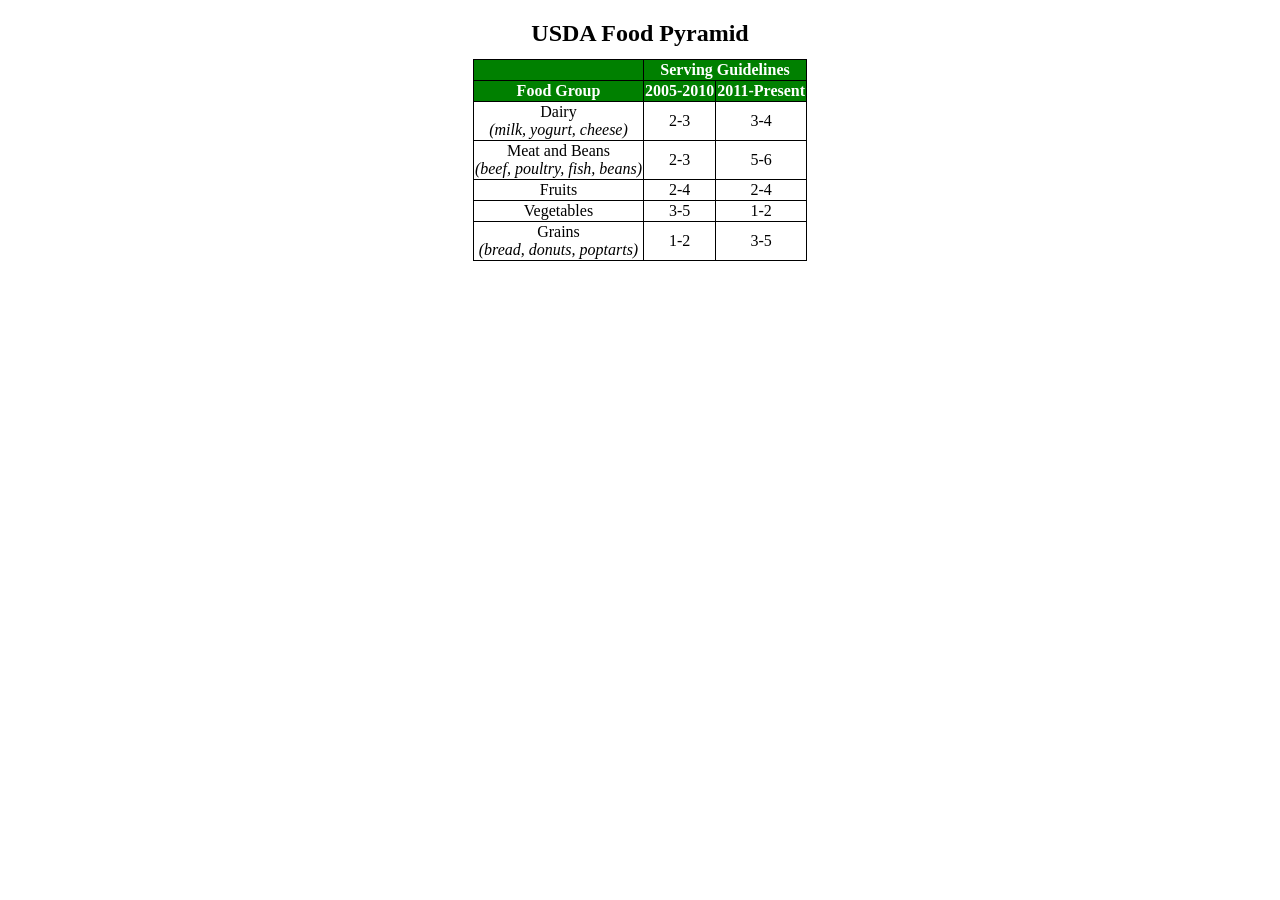
<file: foodpyramid.html>
<!doctype html>
<html lang="en">
  <head>
    <meta charset="UTF-8" />
    <meta name="viewport" content="width=device-width, initial-scale=1.0" />
    <title>Food Pyramid</title>
    <style>
      table {
        border-collapse: collapse;
        border: 1px solid black;
        margin: 0 auto;
      }

      th {
        border: 1px solid black;
        background-color: green;
        color: white;
      }

      td {
        border: 1px solid black;
        text-align: center;
      }

      caption {
        font-size: 1.5em;
        font-weight: bold;
        margin: 0.5em;
      }
    </style>
  </head>
  <body>
    <table>
      <caption>
        USDA Food Pyramid
      </caption>
      <thead>
        <tr>
          <th></th>
          <th colspan="2">Serving Guidelines</th>
        </tr>
        <tr>
          <th>Food Group</th>
          <th>2005-2010</th>
          <th>2011-Present</th>
        </tr>
      </thead>
      <tbody>
        <tr>
          <td>Dairy <br /><i>(milk, yogurt, cheese)</i></td>
          <td>2-3</td>
          <td>3-4</td>
        </tr>
        <tr>
          <td>Meat and Beans <br /><i>(beef, poultry, fish, beans)</i></td>
          <td>2-3</td>
          <td>5-6</td>
        </tr>
        <tr>
          <td>Fruits</td>
          <td>2-4</td>
          <td>2-4</td>
        </tr>
        <tr>
          <td>Vegetables</td>
          <td>3-5</td>
          <td>1-2</td>
        </tr>
        <tr>
          <td>Grains <br /><i>(bread, donuts, poptarts)</i></td>
          <td>1-2</td>
          <td>3-5</td>
        </tr>
      </tbody>
    </table>
  </body>
</html>
</file>
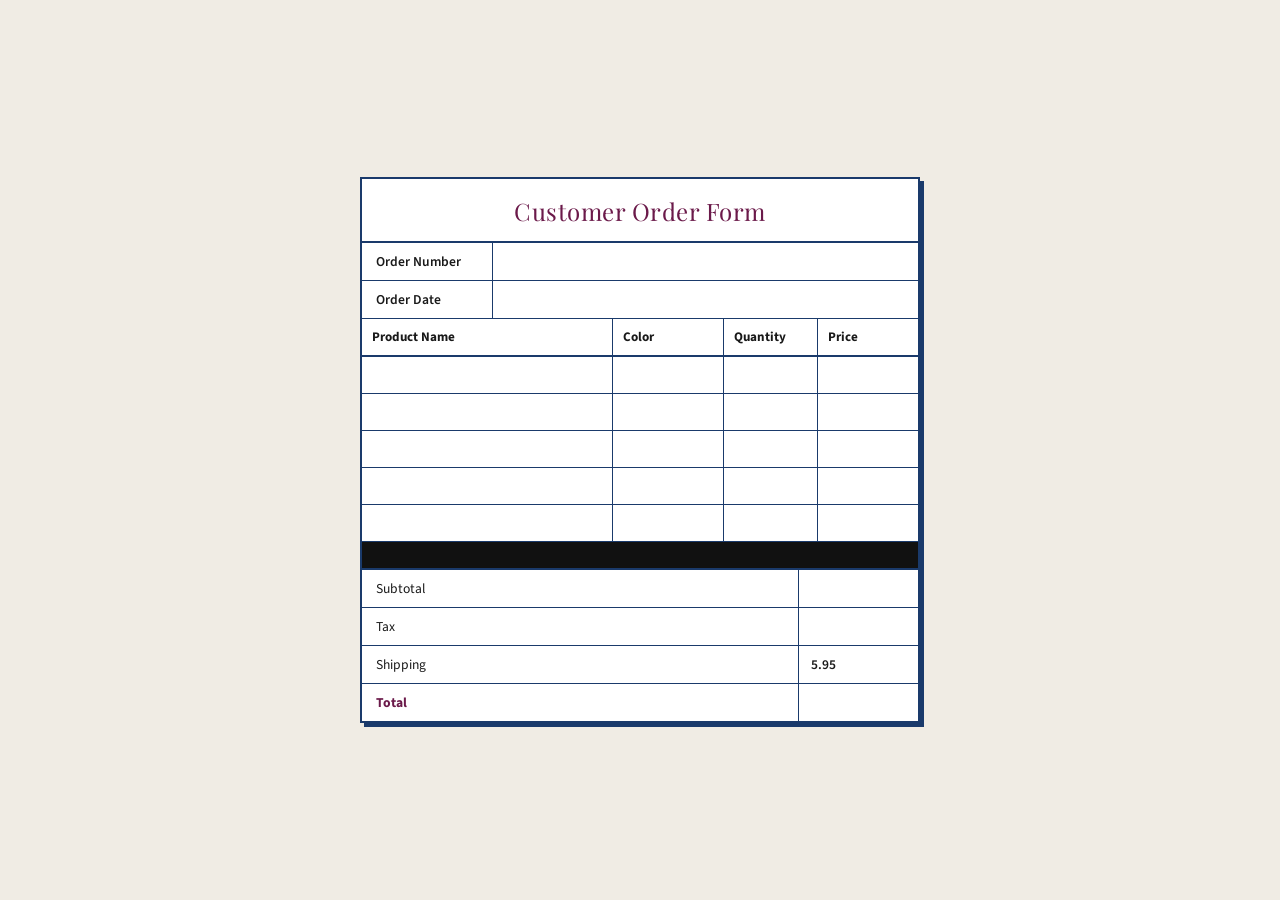
<file: invoiceform.html>
<!doctype html>
<html lang="en">
  <head>
    <meta charset="UTF-8" />
    <meta name="viewport" content="width=device-width, initial-scale=1.0" />
    <title>Customer Order Form</title>
    <link
      href="https://fonts.googleapis.com/css2?family=Playfair+Display:wght@600&family=Source+Sans+3:wght@400;600&display=swap"
      rel="stylesheet"
    />
    <style>
      *,
      *::before,
      *::after {
        box-sizing: border-box;
        margin: 0;
        padding: 0;
      }

      body {
        background: #f0ece4;
        font-family: "Source Sans 3", sans-serif;
        display: flex;
        justify-content: center;
        align-items: center;
        min-height: 100vh;
        padding: 40px 20px;
      }

      .form-wrapper {
        background: #fff;
        border: 2px solid #1a3a6b;
        width: 100%;
        max-width: 560px;
        box-shadow: 4px 4px 0 #1a3a6b;
      }

      .form-title {
        font-family: "Playfair Display", serif;
        color: #6b1a4a;
        text-align: center;
        font-size: 1.5rem;
        padding: 16px 20px 14px;
        border-bottom: 2px solid #1a3a6b;
        letter-spacing: 0.02em;
      }

      .field-row {
        display: flex;
        align-items: stretch;
        border-bottom: 1px solid #1a3a6b;
      }

      .field-row label {
        font-size: 0.85rem;
        font-weight: 600;
        color: #1a1a1a;
        padding: 9px 14px;
        min-width: 130px;
        display: flex;
        align-items: center;
      }

      .field-row input[type="text"] {
        flex: 1;
        border: none;
        border-left: 1px solid #1a3a6b;
        padding: 9px 12px;
        font-family: "Source Sans 3", sans-serif;
        font-size: 0.85rem;
        outline: none;
        background: transparent;
      }

      .field-row input[type="text"]:focus {
        background: #f5f8ff;
      }

      /* Product table */
      .product-table {
        width: 100%;
        border-collapse: collapse;
      }

      .product-table thead tr {
        border-bottom: 2px solid #1a3a6b;
      }

      .product-table th {
        font-family: "Source Sans 3", sans-serif;
        font-size: 0.82rem;
        font-weight: 700;
        color: #1a1a1a;
        padding: 9px 10px;
        text-align: left;
        border-right: 1px solid #1a3a6b;
      }

      .product-table th:last-child {
        border-right: none;
      }

      .product-table td {
        border-right: 1px solid #1a3a6b;
        border-bottom: 1px solid #1a3a6b;
        padding: 0;
      }

      .product-table td:last-child {
        border-right: none;
      }

      .product-table td input {
        width: 100%;
        border: none;
        padding: 9px 10px;
        font-family: "Source Sans 3", sans-serif;
        font-size: 0.82rem;
        outline: none;
        background: transparent;
      }

      .product-table td input:focus {
        background: #f5f8ff;
      }

      .col-name {
        width: 45%;
      }
      .col-color {
        width: 20%;
      }
      .col-qty {
        width: 17%;
      }
      .col-price {
        width: 18%;
      }

      /* Redacted / black bar row */
      .redacted-row td {
        background: #111;
        height: 28px;
        border-bottom: 2px solid #1a3a6b;
      }

      /* Summary rows */
      .summary-row {
        display: flex;
        align-items: stretch;
        border-bottom: 1px solid #1a3a6b;
      }

      .summary-row:last-child {
        border-bottom: none;
      }

      .summary-label {
        flex: 1;
        font-size: 0.85rem;
        font-weight: 400;
        color: #1a1a1a;
        padding: 9px 14px;
      }

      .summary-label.total {
        font-weight: 700;
        color: #6b1a4a;
      }

      .summary-value {
        width: 120px;
        border-left: 1px solid #1a3a6b;
        padding: 9px 12px;
        font-size: 0.85rem;
        font-weight: 600;
        color: #1a1a1a;
      }

      .summary-input {
        width: 120px;
        border-left: 1px solid #1a3a6b;
        padding: 0;
      }

      .summary-input input {
        width: 100%;
        height: 100%;
        border: none;
        padding: 9px 12px;
        font-family: "Source Sans 3", sans-serif;
        font-size: 0.85rem;
        font-weight: 600;
        outline: none;
        background: transparent;
      }

      .summary-input input:focus {
        background: #f5f8ff;
      }
    </style>
  </head>
  <body>
    <div class="form-wrapper">
      <div class="form-title">Customer Order Form</div>

      <!-- Order Number -->
      <div class="field-row">
        <label>Order Number</label>
        <input type="text" placeholder="" />
      </div>

      <!-- Order Date -->
      <div class="field-row">
        <label>Order Date</label>
        <input type="text" placeholder="" />
      </div>

      <!-- Product Table -->
      <table class="product-table">
        <thead>
          <tr>
            <th class="col-name">Product Name</th>
            <th class="col-color">Color</th>
            <th class="col-qty">Quantity</th>
            <th class="col-price">Price</th>
          </tr>
        </thead>
        <tbody>
          <tr>
            <td><input type="text" /></td>
            <td><input type="text" /></td>
            <td><input type="text" /></td>
            <td><input type="text" /></td>
          </tr>
          <tr>
            <td><input type="text" /></td>
            <td><input type="text" /></td>
            <td><input type="text" /></td>
            <td><input type="text" /></td>
          </tr>
          <tr>
            <td><input type="text" /></td>
            <td><input type="text" /></td>
            <td><input type="text" /></td>
            <td><input type="text" /></td>
          </tr>
          <tr>
            <td><input type="text" /></td>
            <td><input type="text" /></td>
            <td><input type="text" /></td>
            <td><input type="text" /></td>
          </tr>
          <tr>
            <td><input type="text" /></td>
            <td><input type="text" /></td>
            <td><input type="text" /></td>
            <td><input type="text" /></td>
          </tr>
          <!-- Redacted / black bar -->
          <tr class="redacted-row">
            <td colspan="4"></td>
          </tr>
        </tbody>
      </table>

      <!-- Summary -->
      <div class="summary-row">
        <span class="summary-label">Subtotal</span>
        <div class="summary-input"><input type="text" /></div>
      </div>
      <div class="summary-row">
        <span class="summary-label">Tax</span>
        <div class="summary-input"><input type="text" /></div>
      </div>
      <div class="summary-row">
        <span class="summary-label">Shipping</span>
        <span class="summary-value">5.95</span>
      </div>
      <div class="summary-row">
        <span class="summary-label total">Total</span>
        <div class="summary-input"><input type="text" /></div>
      </div>
    </div>
  </body>
</html>
</file>
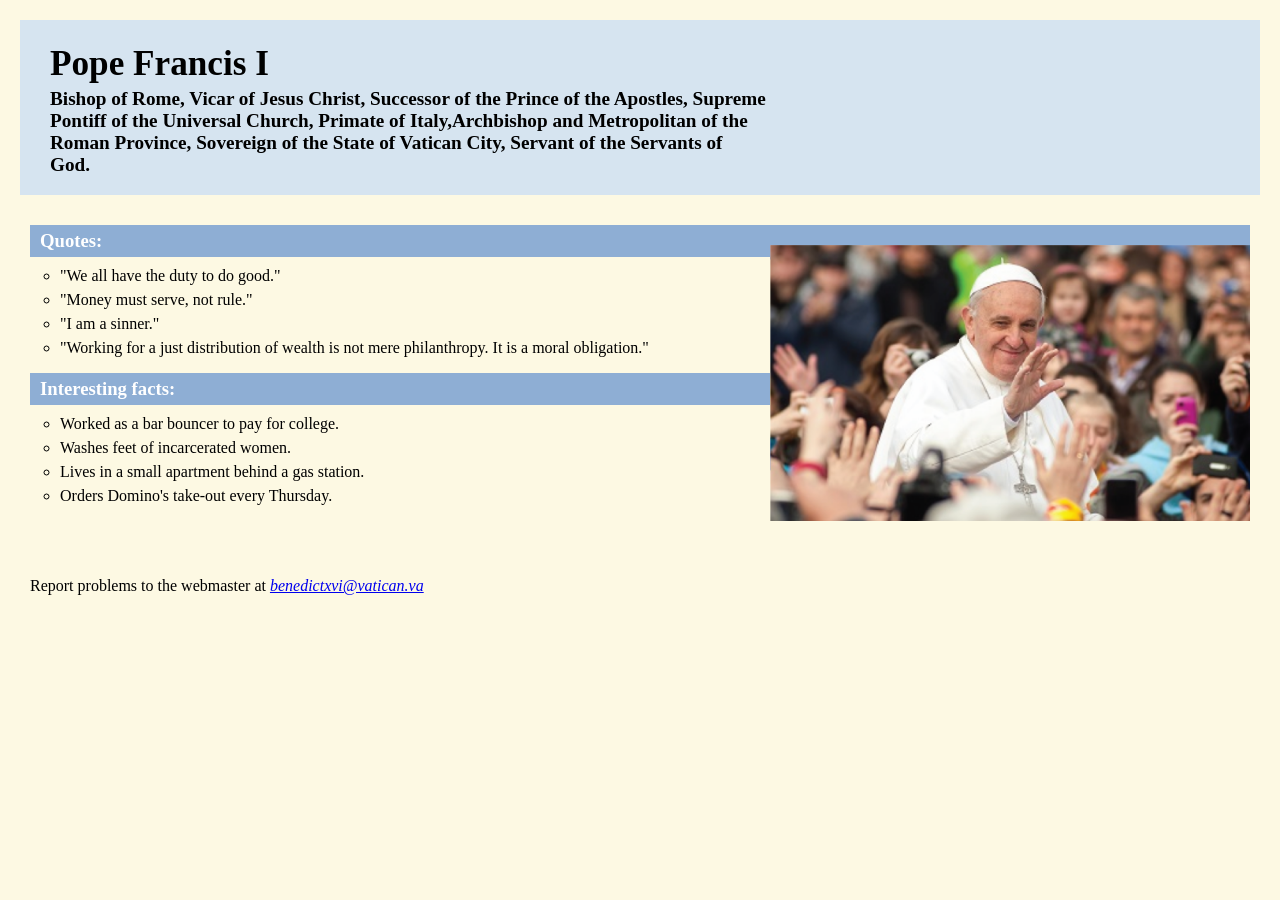
<file: pope.html>
<!doctype html>
<html lang="en">
  <head>
    <meta charset="UTF-8" />
    <title>Pope Francis</title>
    <style>
      body {
        font-family: Georgia, serif;
        margin: 0;
        background: #fdf9e3;
      }

      header {
        background-color: #d6e4f0;
        padding: 20px 30px 15px 30px;
        margin: 20px;
      }

      header * {
        margin: 4px 0;
      }

      header h1 {
        font-size: 2.2em;
      }

      header h2 {
        font-size: 1.2em;
        font-weight: bold;
        font-family: Georgia, serif;
      }

      article {
        background-color: #fdf9e3;
        padding: 10px 30px 20px 30px;
        overflow: hidden;
      }

      aside {
        float: right;
        margin: 20px 0 10px 20px;
      }

      aside figure {
        margin: 0;
      }

      aside figure img {
        width: 480px;
        display: block;
      }

      section {
        margin-bottom: 10px;
      }

      section h3 {
        background-color: #8eaed4;
        color: #fff;
        font-style: normal;
        padding: 5px 10px;
        margin: 0 0 10px 0;
        display: block;
      }

      ul {
        list-style-type: circle;
        padding-left: 30px;
        margin-top: 5px;
      }

      ul li {
        margin-bottom: 6px;
      }

      footer {
        clear: both;
        padding: 10px 30px;
        background-color: #fdf9e3;
      }

      footer a {
        font-style: italic;
      }
    </style>
  </head>
  <body>
    <header>
      <h1>Pope Francis I</h1>
      <h2>
        Bishop of Rome, Vicar of Jesus Christ, Successor of the Prince of the
        Apostles, Supreme <br />Pontiff of the Universal Church, Primate of
        Italy,Archbishop and Metropolitan of the <br />Roman Province, Sovereign
        of the State of Vatican City, Servant of the Servants of <br />God.
      </h2>
    </header>

    <article>
      <aside>
        <figure>
          <img src="popefrancis.png" alt="Pope Francis waving to crowd" />
        </figure>
      </aside>

      <section>
        <h3>Quotes:</h3>
        <ul>
          <li>"We all have the duty to do good."</li>
          <li>"Money must serve, not rule."</li>
          <li>"I am a sinner."</li>
          <li>
            "Working for a just distribution of wealth is not mere philanthropy.
            It is a moral obligation."
          </li>
        </ul>
      </section>

      <section>
        <h3>Interesting facts:</h3>
        <ul>
          <li>Worked as a bar bouncer to pay for college.</li>
          <li>Washes feet of incarcerated women.</li>
          <li>Lives in a small apartment behind a gas station.</li>
          <li>Orders Domino's take-out every Thursday.</li>
        </ul>
      </section>
    </article>

    <footer>
      <p>
        Report problems to the webmaster at
        <a href="mailto:benedictxvi@vatican.va">benedictxvi@vatican.va</a>
      </p>
    </footer>
  </body>
</html>
</file>
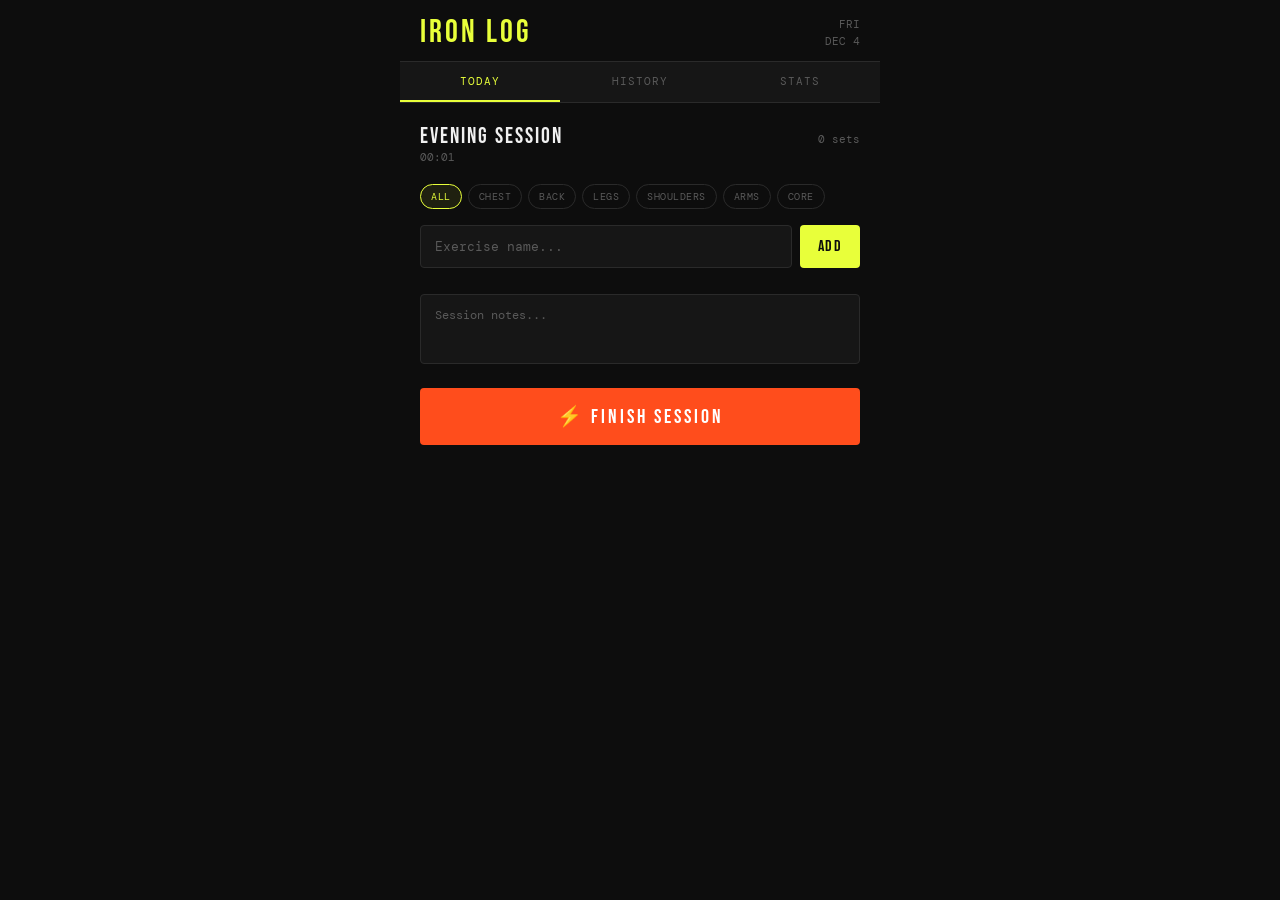
<file: Disbro Final Project/project.html>
<!doctype html>
<html lang="en">
  <head>
    <meta charset="UTF-8" />
    <meta
      name="viewport"
      content="width=device-width, initial-scale=1.0, maximum-scale=1.0, user-scalable=no"
    />
    <title>IRON LOG</title>
    <link rel="preconnect" href="https://fonts.googleapis.com" />
    <link
      href="https://fonts.googleapis.com/css2?family=Bebas+Neue&family=DM+Mono:wght@400;500&display=swap"
      rel="stylesheet"
    />
    <style>
      :root {
        --bg: #0d0d0d;
        --surface: #161616;
        --surface2: #1f1f1f;
        --border: #2a2a2a;
        --accent: #e8ff3a;
        --accent2: #ff4d1c;
        --text: #f0f0f0;
        --muted: #5a5a5a;
        --success: #3aff8a;
        --radius: 4px;
      }

      * {
        box-sizing: border-box;
        margin: 0;
        padding: 0;
        -webkit-tap-highlight-color: transparent;
      }

      body {
        background: var(--bg);
        color: var(--text);
        font-family: "DM Mono", monospace;
        font-size: 13px;
        min-height: 100dvh;
        max-width: 480px;
        margin: 0 auto;
        overflow-x: hidden;
      }

      /* ── HEADER ── */
      header {
        background: var(--bg);
        border-bottom: 1px solid var(--border);
        padding: 16px 20px 12px;
        position: sticky;
        top: 0;
        z-index: 50;
        display: flex;
        align-items: center;
        justify-content: space-between;
      }

      .logo {
        font-family: "Bebas Neue", sans-serif;
        font-size: 32px;
        letter-spacing: 3px;
        color: var(--accent);
        line-height: 1;
      }

      .header-date {
        color: var(--muted);
        font-size: 11px;
        text-align: right;
        line-height: 1.5;
      }

      /* ── NAV TABS ── */
      .tabs {
        display: flex;
        border-bottom: 1px solid var(--border);
        background: var(--surface);
      }

      .tab {
        flex: 1;
        padding: 12px 8px;
        text-align: center;
        font-family: "DM Mono", monospace;
        font-size: 11px;
        letter-spacing: 1px;
        text-transform: uppercase;
        color: var(--muted);
        background: none;
        border: none;
        cursor: pointer;
        transition: all 0.15s;
        border-bottom: 2px solid transparent;
      }
      .tab.active {
        color: var(--accent);
        border-bottom-color: var(--accent);
      }
      .tab:active {
        background: var(--surface2);
      }

      /* ── PAGES ── */
      .page {
        display: none;
        padding: 20px;
      }
      .page.active {
        display: block;
      }

      /* ── TODAY PAGE ── */
      .session-header {
        display: flex;
        align-items: baseline;
        justify-content: space-between;
        margin-bottom: 20px;
      }

      .session-title {
        font-family: "Bebas Neue", sans-serif;
        font-size: 22px;
        letter-spacing: 2px;
        color: var(--text);
      }

      .session-meta {
        font-size: 11px;
        color: var(--muted);
      }

      /* ── EXERCISE CARD ── */
      .exercise-card {
        background: var(--surface);
        border: 1px solid var(--border);
        border-radius: var(--radius);
        margin-bottom: 12px;
        overflow: hidden;
        animation: slideIn 0.2s ease;
      }

      @keyframes slideIn {
        from {
          opacity: 0;
          transform: translateY(8px);
        }
        to {
          opacity: 1;
          transform: translateY(0);
        }
      }

      .exercise-head {
        display: flex;
        align-items: center;
        justify-content: space-between;
        padding: 12px 14px;
        cursor: pointer;
        background: var(--surface);
        border-bottom: 1px solid var(--border);
      }

      .exercise-name {
        font-family: "Bebas Neue", sans-serif;
        font-size: 18px;
        letter-spacing: 1.5px;
        color: var(--text);
      }

      .exercise-badge {
        font-size: 10px;
        color: var(--muted);
        letter-spacing: 0.5px;
      }

      .ex-actions {
        display: flex;
        gap: 8px;
        align-items: center;
      }

      .btn-icon {
        background: none;
        border: none;
        cursor: pointer;
        padding: 4px;
        color: var(--muted);
        font-size: 16px;
        line-height: 1;
        transition: color 0.15s;
        border-radius: 2px;
      }
      .btn-icon:hover {
        color: var(--accent2);
      }

      /* ── SETS TABLE ── */
      .sets-area {
        padding: 10px 14px 14px;
      }

      .sets-header {
        display: grid;
        grid-template-columns: 30px 1fr 1fr 60px;
        gap: 8px;
        padding: 4px 0 8px;
        color: var(--muted);
        font-size: 10px;
        letter-spacing: 1px;
        text-transform: uppercase;
        border-bottom: 1px solid var(--border);
        margin-bottom: 8px;
      }

      .set-row {
        display: grid;
        grid-template-columns: 30px 1fr 1fr 60px;
        gap: 8px;
        align-items: center;
        padding: 6px 0;
        border-bottom: 1px solid #1a1a1a;
        animation: slideIn 0.15s ease;
      }

      .set-num {
        font-size: 11px;
        color: var(--muted);
        text-align: center;
      }

      .set-input {
        background: var(--surface2);
        border: 1px solid var(--border);
        border-radius: var(--radius);
        color: var(--text);
        font-family: "DM Mono", monospace;
        font-size: 14px;
        padding: 7px 8px;
        width: 100%;
        text-align: center;
        transition: border-color 0.15s;
      }
      .set-input:focus {
        outline: none;
        border-color: var(--accent);
      }
      .set-input::placeholder {
        color: var(--muted);
      }

      .set-done {
        width: 28px;
        height: 28px;
        border-radius: 50%;
        border: 2px solid var(--border);
        background: none;
        cursor: pointer;
        display: flex;
        align-items: center;
        justify-content: center;
        margin: 0 auto;
        transition: all 0.15s;
        font-size: 13px;
        color: transparent;
      }
      .set-done.completed {
        background: var(--success);
        border-color: var(--success);
        color: #0d0d0d;
      }

      .add-set-btn {
        display: flex;
        align-items: center;
        gap: 6px;
        margin-top: 10px;
        background: none;
        border: 1px dashed var(--border);
        border-radius: var(--radius);
        color: var(--muted);
        font-family: "DM Mono", monospace;
        font-size: 11px;
        letter-spacing: 0.5px;
        padding: 8px 12px;
        cursor: pointer;
        width: 100%;
        transition: all 0.15s;
      }
      .add-set-btn:active {
        border-color: var(--accent);
        color: var(--accent);
      }

      /* ── ADD EXERCISE ── */
      .add-exercise-section {
        margin-top: 16px;
      }

      .input-row {
        display: flex;
        gap: 8px;
        margin-bottom: 10px;
      }

      .text-input {
        flex: 1;
        background: var(--surface);
        border: 1px solid var(--border);
        border-radius: var(--radius);
        color: var(--text);
        font-family: "DM Mono", monospace;
        font-size: 13px;
        padding: 12px 14px;
        transition: border-color 0.15s;
      }
      .text-input:focus {
        outline: none;
        border-color: var(--accent);
      }
      .text-input::placeholder {
        color: var(--muted);
      }

      .btn-primary {
        background: var(--accent);
        color: #0d0d0d;
        border: none;
        border-radius: var(--radius);
        font-family: "Bebas Neue", sans-serif;
        font-size: 16px;
        letter-spacing: 1.5px;
        padding: 12px 18px;
        cursor: pointer;
        white-space: nowrap;
        transition: opacity 0.15s;
        flex-shrink: 0;
      }
      .btn-primary:active {
        opacity: 0.8;
      }

      .muscle-chips {
        display: flex;
        flex-wrap: wrap;
        gap: 6px;
        margin-bottom: 16px;
      }

      .chip {
        font-size: 10px;
        letter-spacing: 0.5px;
        text-transform: uppercase;
        padding: 5px 10px;
        border-radius: 20px;
        border: 1px solid var(--border);
        color: var(--muted);
        cursor: pointer;
        background: none;
        transition: all 0.15s;
        font-family: "DM Mono", monospace;
      }
      .chip.active {
        border-color: var(--accent);
        color: var(--accent);
        background: rgba(232, 255, 58, 0.08);
      }

      /* ── NOTES ── */
      .notes-input {
        width: 100%;
        background: var(--surface);
        border: 1px solid var(--border);
        border-radius: var(--radius);
        color: var(--text);
        font-family: "DM Mono", monospace;
        font-size: 12px;
        padding: 12px 14px;
        resize: none;
        height: 70px;
        margin-top: 16px;
        margin-bottom: 20px;
      }
      .notes-input:focus {
        outline: none;
        border-color: var(--accent);
      }
      .notes-input::placeholder {
        color: var(--muted);
      }

      /* ── FINISH BTN ── */
      .finish-btn {
        width: 100%;
        background: var(--accent2);
        color: #fff;
        border: none;
        border-radius: var(--radius);
        font-family: "Bebas Neue", sans-serif;
        font-size: 20px;
        letter-spacing: 3px;
        padding: 16px;
        cursor: pointer;
        transition: opacity 0.15s;
        margin-bottom: 32px;
      }
      .finish-btn:active {
        opacity: 0.85;
      }

      /* ── HISTORY PAGE ── */
      .section-label {
        font-size: 10px;
        letter-spacing: 2px;
        text-transform: uppercase;
        color: var(--muted);
        margin-bottom: 12px;
        padding-bottom: 6px;
        border-bottom: 1px solid var(--border);
      }

      .history-card {
        background: var(--surface);
        border: 1px solid var(--border);
        border-radius: var(--radius);
        padding: 14px;
        margin-bottom: 10px;
        cursor: pointer;
        transition: border-color 0.15s;
      }
      .history-card:active {
        border-color: var(--accent);
      }

      .history-top {
        display: flex;
        justify-content: space-between;
        align-items: baseline;
        margin-bottom: 8px;
      }

      .history-date {
        font-family: "Bebas Neue", sans-serif;
        font-size: 16px;
        letter-spacing: 1.5px;
      }

      .history-duration {
        font-size: 11px;
        color: var(--success);
      }

      .history-exercises {
        font-size: 11px;
        color: var(--muted);
        line-height: 1.7;
      }

      .empty-state {
        text-align: center;
        padding: 60px 20px;
        color: var(--muted);
      }
      .empty-state .big {
        font-family: "Bebas Neue", sans-serif;
        font-size: 48px;
        color: var(--border);
        display: block;
        margin-bottom: 8px;
      }

      /* ── STATS PAGE ── */
      .stats-grid {
        display: grid;
        grid-template-columns: 1fr 1fr;
        gap: 10px;
        margin-bottom: 20px;
      }

      .stat-box {
        background: var(--surface);
        border: 1px solid var(--border);
        border-radius: var(--radius);
        padding: 16px 14px;
      }

      .stat-val {
        font-family: "Bebas Neue", sans-serif;
        font-size: 36px;
        line-height: 1;
        color: var(--accent);
        margin-bottom: 4px;
      }

      .stat-label {
        font-size: 10px;
        letter-spacing: 1px;
        text-transform: uppercase;
        color: var(--muted);
      }

      .pb-item {
        display: flex;
        justify-content: space-between;
        align-items: center;
        padding: 10px 0;
        border-bottom: 1px solid var(--border);
      }
      .pb-item:last-child {
        border-bottom: none;
      }
      .pb-name {
        font-size: 12px;
      }
      .pb-val {
        font-family: "Bebas Neue", sans-serif;
        font-size: 18px;
        color: var(--accent2);
        letter-spacing: 1px;
      }

      /* ── MODAL (session complete) ── */
      .modal-overlay {
        display: none;
        position: fixed;
        inset: 0;
        background: rgba(0, 0, 0, 0.85);
        z-index: 100;
        align-items: center;
        justify-content: center;
      }
      .modal-overlay.open {
        display: flex;
      }

      .modal {
        background: var(--surface);
        border: 1px solid var(--border);
        border-radius: var(--radius);
        padding: 32px 24px;
        margin: 20px;
        text-align: center;
        animation: popIn 0.2s ease;
      }
      @keyframes popIn {
        from {
          transform: scale(0.9);
          opacity: 0;
        }
        to {
          transform: scale(1);
          opacity: 1;
        }
      }

      .modal-icon {
        font-size: 48px;
        margin-bottom: 12px;
      }
      .modal-title {
        font-family: "Bebas Neue", sans-serif;
        font-size: 32px;
        letter-spacing: 3px;
        color: var(--accent);
        margin-bottom: 8px;
      }
      .modal-sub {
        color: var(--muted);
        font-size: 12px;
        line-height: 1.6;
        margin-bottom: 24px;
      }

      .modal-btn {
        background: var(--accent);
        color: #0d0d0d;
        border: none;
        border-radius: var(--radius);
        font-family: "Bebas Neue", sans-serif;
        font-size: 18px;
        letter-spacing: 2px;
        padding: 14px 28px;
        cursor: pointer;
        width: 100%;
      }

      /* ── TIMER ── */
      .rest-timer {
        position: fixed;
        bottom: 0;
        left: 50%;
        transform: translateX(-50%);
        width: 100%;
        max-width: 480px;
        background: var(--surface2);
        border-top: 2px solid var(--accent);
        padding: 10px 20px;
        display: none;
        align-items: center;
        justify-content: space-between;
        z-index: 40;
      }
      .rest-timer.visible {
        display: flex;
      }
      .timer-label {
        font-size: 10px;
        color: var(--muted);
        letter-spacing: 1px;
        text-transform: uppercase;
      }
      .timer-val {
        font-family: "Bebas Neue", sans-serif;
        font-size: 28px;
        color: var(--accent);
        letter-spacing: 2px;
      }
      .timer-close {
        background: none;
        border: none;
        color: var(--muted);
        font-size: 18px;
        cursor: pointer;
        padding: 4px 8px;
      }

      /* ── SCROLLBAR ── */
      ::-webkit-scrollbar {
        width: 4px;
      }
      ::-webkit-scrollbar-track {
        background: var(--bg);
      }
      ::-webkit-scrollbar-thumb {
        background: var(--border);
        border-radius: 2px;
      }

      input[type="number"]::-webkit-inner-spin-button,
      input[type="number"]::-webkit-outer-spin-button {
        -webkit-appearance: none;
      }
    </style>
  </head>
  <body>
    <!-- HEADER -->
    <header>
      <div class="logo">IRON LOG</div>
      <div class="header-date" id="headerDate"></div>
    </header>

    <!-- TABS -->
    <nav class="tabs">
      <button class="tab active" onclick="showPage('today')">TODAY</button>
      <button class="tab" onclick="showPage('history')">HISTORY</button>
      <button class="tab" onclick="showPage('stats')">STATS</button>
    </nav>

    <!-- TODAY PAGE -->
    <div class="page active" id="page-today">
      <div class="session-header">
        <div>
          <div class="session-title" id="sessionTitle">NEW SESSION</div>
          <div class="session-meta" id="sessionTimer">00:00</div>
        </div>
        <div class="session-meta" id="setCount">0 sets</div>
      </div>

      <div id="exerciseList"></div>

      <!-- Add exercise -->
      <div class="add-exercise-section">
        <div class="muscle-chips" id="muscleChips">
          <button class="chip active" onclick="selectMuscle(this)">All</button>
          <button class="chip" onclick="selectMuscle(this)">Chest</button>
          <button class="chip" onclick="selectMuscle(this)">Back</button>
          <button class="chip" onclick="selectMuscle(this)">Legs</button>
          <button class="chip" onclick="selectMuscle(this)">Shoulders</button>
          <button class="chip" onclick="selectMuscle(this)">Arms</button>
          <button class="chip" onclick="selectMuscle(this)">Core</button>
        </div>

        <div class="input-row">
          <input
            class="text-input"
            id="exerciseInput"
            type="text"
            placeholder="Exercise name..."
            autocomplete="off"
            list="exerciseSuggestions"
          />
          <datalist id="exerciseSuggestions"></datalist>
          <button class="btn-primary" onclick="addExercise()">ADD</button>
        </div>
      </div>

      <textarea
        class="notes-input"
        id="sessionNotes"
        placeholder="Session notes..."
      ></textarea>

      <button class="finish-btn" onclick="finishSession()">
        ⚡ FINISH SESSION
      </button>
    </div>

    <!-- HISTORY PAGE -->
    <div class="page" id="page-history">
      <div class="section-label">PAST SESSIONS</div>
      <div id="historyList"></div>
    </div>

    <!-- STATS PAGE -->
    <div class="page" id="page-stats">
      <div class="section-label">OVERVIEW</div>
      <div class="stats-grid">
        <div class="stat-box">
          <div class="stat-val" id="statSessions">0</div>
          <div class="stat-label">Sessions</div>
        </div>
        <div class="stat-box">
          <div class="stat-val" id="statSets">0</div>
          <div class="stat-label">Total Sets</div>
        </div>
        <div class="stat-box">
          <div class="stat-val" id="statVolume">0</div>
          <div class="stat-label">kg Volume</div>
        </div>
        <div class="stat-box">
          <div class="stat-val" id="statStreak">0</div>
          <div class="stat-label">Day Streak</div>
        </div>
      </div>
      <div class="section-label">PERSONAL BESTS (heaviest weight)</div>
      <div class="pb-list" id="pbList">
        <div
          style="
            color: var(--muted);
            font-size: 12px;
            padding: 20px 0;
            text-align: center;
          "
        >
          No data yet. Log some workouts!
        </div>
      </div>
    </div>

    <!-- REST TIMER -->
    <div class="rest-timer" id="restTimer">
      <div>
        <div class="timer-label">REST TIMER</div>
        <div class="timer-val" id="timerVal">1:30</div>
      </div>
      <button class="timer-close" onclick="stopTimer()">✕</button>
    </div>

    <!-- COMPLETE MODAL -->
    <div class="modal-overlay" id="completeModal">
      <div class="modal">
        <div class="modal-icon">🔥</div>
        <div class="modal-title">SESSION DONE</div>
        <div class="modal-sub" id="modalSummary"></div>
        <button class="modal-btn" onclick="closeModal()">BACK TO LOG</button>
      </div>
    </div>

    <script>
      // ── STATE ──
      let exercises = [];
      let sessionStart = Date.now();
      let sessionTimerInt;
      let restTimerInt;
      let restSecondsLeft = 0;
      let sessions = JSON.parse(
        localStorage.getItem("ironlog_sessions") || "[]",
      );

      const EXERCISE_DB = {
        Chest: [
          "Bench Press",
          "Incline Bench",
          "Decline Bench",
          "Dumbbell Fly",
          "Cable Fly",
          "Push Up",
          "Dip",
        ],
        Back: [
          "Deadlift",
          "Pull Up",
          "Lat Pulldown",
          "Seated Row",
          "Barbell Row",
          "T-Bar Row",
          "Face Pull",
        ],
        Legs: [
          "Squat",
          "Romanian Deadlift",
          "Leg Press",
          "Leg Curl",
          "Leg Extension",
          "Calf Raise",
          "Lunge",
          "Hack Squat",
        ],
        Shoulders: [
          "Overhead Press",
          "Lateral Raise",
          "Front Raise",
          "Rear Delt Fly",
          "Arnold Press",
          "Shrug",
        ],
        Arms: [
          "Barbell Curl",
          "Hammer Curl",
          "Tricep Pushdown",
          "Skull Crusher",
          "Preacher Curl",
          "Dips",
          "Overhead Tricep",
        ],
        Core: [
          "Plank",
          "Crunch",
          "Leg Raise",
          "Ab Wheel",
          "Cable Crunch",
          "Russian Twist",
          "Hanging Knee Raise",
        ],
      };

      let selectedMuscle = "All";

      // ── INIT ──
      function init() {
        const now = new Date();
        document.getElementById("headerDate").innerHTML =
          now.toLocaleDateString("en-US", { weekday: "short" }).toUpperCase() +
          "<br>" +
          now
            .toLocaleDateString("en-US", { month: "short", day: "numeric" })
            .toUpperCase();

        updateSessionTitle();
        startSessionTimer();
        updateSuggestions();
        renderHistory();
        renderStats();
      }

      function updateSessionTitle() {
        const h = new Date().getHours();
        let name =
          h < 12
            ? "MORNING SESSION"
            : h < 17
              ? "AFTERNOON SESSION"
              : "EVENING SESSION";
        document.getElementById("sessionTitle").textContent = name;
      }

      // ── PAGES ──
      function showPage(id) {
        document
          .querySelectorAll(".page")
          .forEach((p) => p.classList.remove("active"));
        document
          .querySelectorAll(".tab")
          .forEach((t) => t.classList.remove("active"));
        document.getElementById("page-" + id).classList.add("active");
        document
          .querySelectorAll(".tab")
          [["today", "history", "stats"].indexOf(id)].classList.add("active");
        if (id === "stats") renderStats();
        if (id === "history") renderHistory();
      }

      // ── MUSCLE FILTER ──
      function selectMuscle(el) {
        document
          .querySelectorAll(".chip")
          .forEach((c) => c.classList.remove("active"));
        el.classList.add("active");
        selectedMuscle = el.textContent;
        updateSuggestions();
      }

      function updateSuggestions() {
        const dl = document.getElementById("exerciseSuggestions");
        dl.innerHTML = "";
        const list =
          selectedMuscle === "All"
            ? Object.values(EXERCISE_DB).flat()
            : EXERCISE_DB[selectedMuscle] || [];
        list.forEach((ex) => {
          const opt = document.createElement("option");
          opt.value = ex;
          dl.appendChild(opt);
        });
      }

      // ── EXERCISES ──
      function addExercise() {
        const input = document.getElementById("exerciseInput");
        const name = input.value.trim();
        if (!name) return;
        const ex = { id: Date.now(), name, sets: [] };
        exercises.push(ex);
        input.value = "";
        renderExercises();
        updateSetCount();
      }

      function removeExercise(id) {
        exercises = exercises.filter((e) => e.id !== id);
        renderExercises();
        updateSetCount();
      }

      function renderExercises() {
        const list = document.getElementById("exerciseList");
        list.innerHTML = "";
        exercises.forEach((ex) => {
          const card = document.createElement("div");
          card.className = "exercise-card";
          card.id = "ex-" + ex.id;

          const completedSets = ex.sets.filter((s) => s.done).length;

          card.innerHTML = `
      <div class="exercise-head">
        <div>
          <div class="exercise-name">${ex.name}</div>
          <div class="exercise-badge">${ex.sets.length} SET${ex.sets.length !== 1 ? "S" : ""} · ${completedSets} DONE</div>
        </div>
        <div class="ex-actions">
          <button class="btn-icon" onclick="removeExercise(${ex.id})" title="Remove">✕</button>
        </div>
      </div>
      <div class="sets-area">
        <div class="sets-header">
          <div>#</div><div>KG</div><div>REPS</div><div>DONE</div>
        </div>
        <div id="sets-${ex.id}"></div>
        <button class="add-set-btn" onclick="addSet(${ex.id})">+ ADD SET</button>
      </div>
    `;
          list.appendChild(card);
          renderSets(ex);
        });
      }

      function renderSets(ex) {
        const container = document.getElementById("sets-" + ex.id);
        if (!container) return;
        container.innerHTML = "";
        ex.sets.forEach((set, i) => {
          const row = document.createElement("div");
          row.className = "set-row";
          row.innerHTML = `
      <div class="set-num">${i + 1}</div>
      <input class="set-input" type="number" inputmode="decimal" placeholder="—"
        value="${set.weight || ""}" onchange="updateSet(${ex.id}, ${i}, 'weight', this.value)">
      <input class="set-input" type="number" inputmode="numeric" placeholder="—"
        value="${set.reps || ""}" onchange="updateSet(${ex.id}, ${i}, 'reps', this.value)">
      <button class="set-done ${set.done ? "completed" : ""}" onclick="toggleSetDone(${ex.id}, ${i})">✓</button>
    `;
          container.appendChild(row);
        });
      }

      function addSet(exId) {
        const ex = exercises.find((e) => e.id === exId);
        if (!ex) return;
        const lastSet = ex.sets[ex.sets.length - 1];
        ex.sets.push({
          weight: lastSet ? lastSet.weight : "",
          reps: lastSet ? lastSet.reps : "",
          done: false,
        });
        renderSets(ex);
        updateSetCount();
        const badge = document.querySelector(`#ex-${exId} .exercise-badge`);
        if (badge)
          badge.textContent = `${ex.sets.length} SET${ex.sets.length !== 1 ? "S" : ""} · ${ex.sets.filter((s) => s.done).length} DONE`;
      }

      function updateSet(exId, idx, field, val) {
        const ex = exercises.find((e) => e.id === exId);
        if (ex && ex.sets[idx]) ex.sets[idx][field] = parseFloat(val) || val;
      }

      function toggleSetDone(exId, idx) {
        const ex = exercises.find((e) => e.id === exId);
        if (!ex || !ex.sets[idx]) return;
        ex.sets[idx].done = !ex.sets[idx].done;
        renderSets(ex);
        updateSetCount();
        const badge = document.querySelector(`#ex-${exId} .exercise-badge`);
        if (badge)
          badge.textContent = `${ex.sets.length} SET${ex.sets.length !== 1 ? "S" : ""} · ${ex.sets.filter((s) => s.done).length} DONE`;
        if (ex.sets[idx].done) startRestTimer(90);
      }

      function updateSetCount() {
        const total = exercises.reduce((n, e) => n + e.sets.length, 0);
        document.getElementById("setCount").textContent =
          total + " set" + (total !== 1 ? "s" : "");
      }

      // ── SESSION TIMER ──
      function startSessionTimer() {
        sessionTimerInt = setInterval(() => {
          const elapsed = Math.floor((Date.now() - sessionStart) / 1000);
          const m = Math.floor(elapsed / 60)
            .toString()
            .padStart(2, "0");
          const s = (elapsed % 60).toString().padStart(2, "0");
          document.getElementById("sessionTimer").textContent = m + ":" + s;
        }, 1000);
      }

      // ── REST TIMER ──
      function startRestTimer(seconds) {
        stopTimer();
        restSecondsLeft = seconds;
        updateTimerDisplay();
        document.getElementById("restTimer").classList.add("visible");
        restTimerInt = setInterval(() => {
          restSecondsLeft--;
          if (restSecondsLeft <= 0) {
            stopTimer();
            return;
          }
          updateTimerDisplay();
        }, 1000);
      }

      function updateTimerDisplay() {
        const m = Math.floor(restSecondsLeft / 60);
        const s = (restSecondsLeft % 60).toString().padStart(2, "0");
        document.getElementById("timerVal").textContent = m + ":" + s;
      }

      function stopTimer() {
        clearInterval(restTimerInt);
        document.getElementById("restTimer").classList.remove("visible");
      }

      // ── FINISH SESSION ──
      function finishSession() {
        if (exercises.length === 0) {
          alert("Add at least one exercise first!");
          return;
        }

        const duration = Math.floor((Date.now() - sessionStart) / 60000);
        const totalSets = exercises.reduce((n, e) => n + e.sets.length, 0);
        const totalVol = exercises.reduce(
          (v, e) =>
            v +
            e.sets.reduce(
              (sv, s) =>
                sv + (parseFloat(s.weight) || 0) * (parseInt(s.reps) || 0),
              0,
            ),
          0,
        );

        const session = {
          id: Date.now(),
          date: new Date().toISOString(),
          duration,
          notes: document.getElementById("sessionNotes").value,
          exercises: exercises.map((e) => ({
            name: e.name,
            sets: e.sets.map((s) => ({
              weight: s.weight,
              reps: s.reps,
              done: s.done,
            })),
          })),
        };

        sessions.unshift(session);
        localStorage.setItem("ironlog_sessions", JSON.stringify(sessions));

        document.getElementById("modalSummary").innerHTML =
          `<strong style="color:var(--text)">${exercises.length} exercises</strong> · ${totalSets} sets · ${duration} min<br>` +
          `${totalVol.toFixed(0)} kg total volume`;

        document.getElementById("completeModal").classList.add("open");
        stopTimer();
        clearInterval(sessionTimerInt);
      }

      function closeModal() {
        document.getElementById("completeModal").classList.remove("open");
        exercises = [];
        sessionStart = Date.now();
        document.getElementById("exerciseList").innerHTML = "";
        document.getElementById("sessionNotes").value = "";
        updateSetCount();
        startSessionTimer();
        updateSessionTitle();
        showPage("history");
      }

      // ── HISTORY ──
      function renderHistory() {
        const list = document.getElementById("historyList");
        list.innerHTML = "";
        if (sessions.length === 0) {
          list.innerHTML =
            '<div class="empty-state"><span class="big">0</span>No sessions logged yet.<br>Start your first workout!</div>';
          return;
        }
        sessions.forEach((s) => {
          const d = new Date(s.date);
          const dateStr = d
            .toLocaleDateString("en-US", {
              weekday: "short",
              month: "short",
              day: "numeric",
            })
            .toUpperCase();
          const exList = s.exercises
            .map((e) => `${e.name} (${e.sets.length})`)
            .join(" · ");
          const card = document.createElement("div");
          card.className = "history-card";
          card.innerHTML = `
      <div class="history-top">
        <div class="history-date">${dateStr}</div>
        <div class="history-duration">${s.duration}min</div>
      </div>
      <div class="history-exercises">${exList}</div>
    `;
          list.appendChild(card);
        });
      }

      // ── STATS ──
      function renderStats() {
        const totalSets = sessions.reduce(
          (n, s) => n + s.exercises.reduce((m, e) => m + e.sets.length, 0),
          0,
        );
        const totalVol = sessions.reduce(
          (v, s) =>
            v +
            s.exercises.reduce(
              (ev, e) =>
                ev +
                e.sets.reduce(
                  (sv, st) =>
                    sv +
                    (parseFloat(st.weight) || 0) * (parseInt(st.reps) || 0),
                  0,
                ),
              0,
            ),
          0,
        );

        document.getElementById("statSessions").textContent = sessions.length;
        document.getElementById("statSets").textContent = totalSets;
        document.getElementById("statVolume").textContent =
          Math.round(totalVol / 1000) + "k";
        document.getElementById("statStreak").textContent = calcStreak();

        const bests = {};
        sessions.forEach((s) =>
          s.exercises.forEach((e) => {
            e.sets.forEach((st) => {
              const w = parseFloat(st.weight) || 0;
              if (w > 0 && (!bests[e.name] || w > bests[e.name]))
                bests[e.name] = w;
            });
          }),
        );

        const pbList = document.getElementById("pbList");
        const entries = Object.entries(bests)
          .sort((a, b) => b[1] - a[1])
          .slice(0, 8);
        if (entries.length === 0) {
          pbList.innerHTML =
            '<div style="color:var(--muted);font-size:12px;padding:20px 0;text-align:center">No data yet. Log some workouts!</div>';
          return;
        }
        pbList.innerHTML = entries
          .map(
            ([name, w]) =>
              `<div class="pb-item"><div class="pb-name">${name}</div><div class="pb-val">${w}kg</div></div>`,
          )
          .join("");
      }

      function calcStreak() {
        if (sessions.length === 0) return 0;
        const days = [
          ...new Set(sessions.map((s) => new Date(s.date).toDateString())),
        ];
        let streak = 0,
          current = new Date();
        current.setHours(0, 0, 0, 0);
        for (let i = 0; i < 365; i++) {
          if (days.includes(current.toDateString())) {
            streak++;
          } else if (i > 0) break;
          current.setDate(current.getDate() - 1);
        }
        return streak;
      }

      // ── ENTER TO ADD ──
      document
        .getElementById("exerciseInput")
        .addEventListener("keydown", (e) => {
          if (e.key === "Enter") addExercise();
        });

      init();
    </script>
  </body>
</html>
</file>
